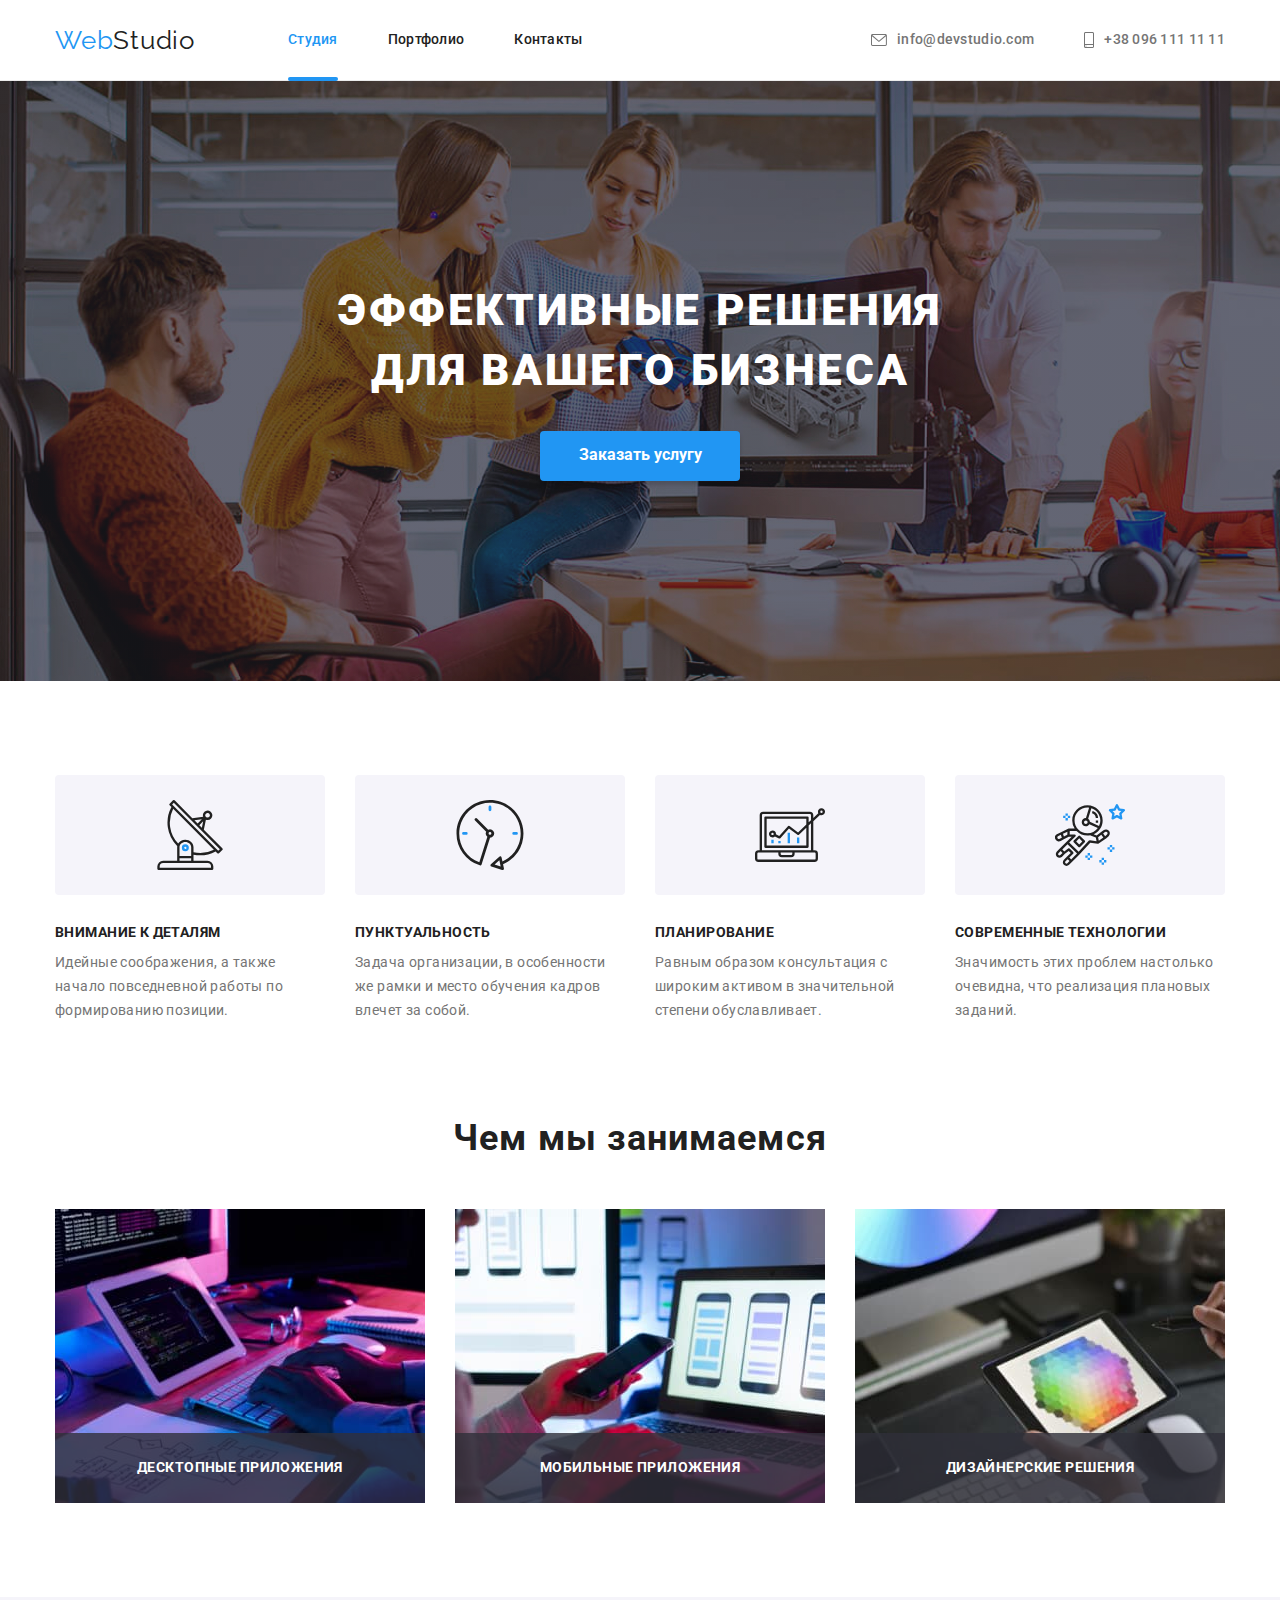
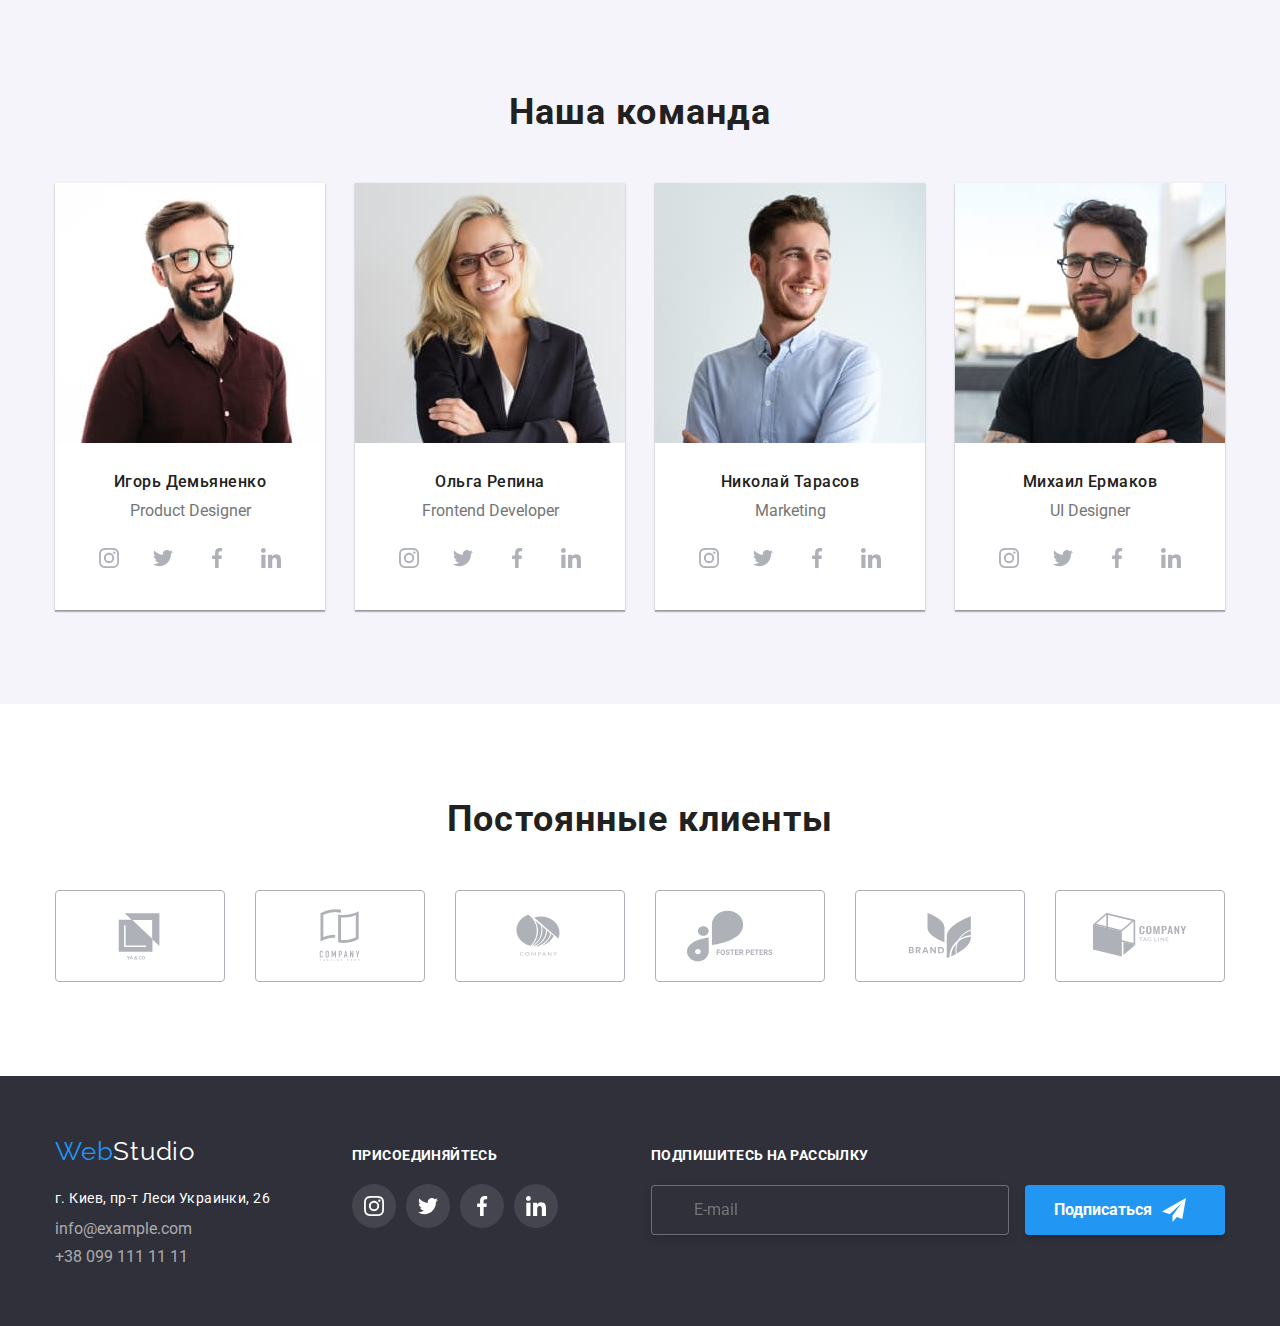
<file: index.html>
<!DOCTYPE html>
<html lang="ru">
  <head>
    <meta charset="UTF-8" />
    <meta http-equiv="X-UA-Compatible" content="IE=edge" />
    <meta name="viewport" content="width=device-width, initial-scale=1.0" />
    <title>Studio</title>
    <link
      href="https://fonts.googleapis.com/css2?family=Raleway:wght@700&family=Roboto:wght@400;500;700;900&display=swap"
      rel="stylesheet"
    />
    <link
      rel="stylesheet"
      href="https://cdnjs.cloudflare.com/ajax/libs/modern-normalize/1.1.0/modern-normalize.min.css"
    />

    <link rel="stylesheet" href="./css/styles.css" />
  </head>
  <body>
    <!-- Header -->

    <header class="page-header">
      <div class="container navigation">
        <!-- Navigation -->

        <nav class="nav">
          <a href="/" class="logo"
            >Web<span class="colortext-main">Studio</span></a
          >
          <ul class="site-nav">
            <li class="nav-item">
              <a href="./index.html" class="nav-link current">Студия</a>
            </li>
            <li class="nav-item">
              <a href="./portfolio.html" class="nav-link">Портфолио</a>
            </li>
            <li class="nav-item"><a href="" class="nav-link">Контакты</a></li>
          </ul>
        </nav>

        <ul class="contacts">
          <li class="contact-item">
            <a href="mailto:info@devstudio.com" class="contact-info mail">
              <div class="contact-section">
                <svg class="icon" width="16px" height="12px">
                  <use href="./images/icons.svg#mail"></use>
                </svg>
                info@devstudio.com
              </div>
            </a>
          </li>
          <li class="contact-item">
            <a href="tel:+38096111111" class="contact-info phone">
              <div class="contact-section">
                <svg class="icon" width="10px" height="16px">
                  <use href="./images/icons.svg#smartphone"></use>
                </svg>
                +38 096 111 11 11
              </div>
            </a>
          </li>
        </ul>
      </div>
    </header>

    <!--  Main content  -->

    <!-- Hero -->

    <main>
      <section class="hero">
        <div class="container">
          <h1 class="hero-title">
            Эффективные решения<br />для вашего бизнеса
          </h1>
          <button type="button" class="hero-button" data-modal-open>
            Заказать услугу
          </button>
        </div>
      </section>

      <!--  Our features  -->

      <section class="section">
        <div class="container">
          <h2 class="section-title visually-hidden">Наши преимущества!</h2>
          <ul class="features">
            <li class="features-item">
              <div class="features-icon">
                <svg class="antenna-icon" width="70" height="70">
                  <use href="./images/icons.svg#antenna"></use>
                </svg>
              </div>
              <h3 class="features-title">Внимание к деталям</h3>
              <p class="features-info">
                Идейные соображения, а также начало повседневной работы по
                формированию позиции.
              </p>
            </li>
            <li class="features-item">
              <div class="features-icon">
                <svg class="clock-icon" width="70" height="70">
                  <use href="./images/icons.svg#clock"></use>
                </svg>
              </div>
              <h3 class="features-title">Пунктуальность</h3>
              <p class="features-info">
                Задача организации, в особенности же рамки и место обучения
                кадров влечет за собой.
              </p>
            </li>
            <li class="features-item">
              <div class="features-icon">
                <svg class="diagram-icon" width="70" height="70">
                  <use href="./images/icons.svg#diagram"></use>
                </svg>
              </div>
              <h3 class="features-title">Планирование</h3>
              <p class="features-info">
                Равным образом консультация с широким активом в значительной
                степени обуславливает.
              </p>
            </li>
            <li class="features-item">
              <div class="features-icon">
                <svg class="astronaut-icon" width="70" height="70">
                  <use href="./images/icons.svg#astronaut"></use>
                </svg>
              </div>
              <h3 class="features-title">Современные технологии</h3>
              <p class="features-info">
                Значимость этих проблем настолько очевидна, что реализация
                плановых заданий.
              </p>
            </li>
          </ul>
        </div>
      </section>

      <!-- About us -->

      <section class="section secondary">
        <div class="container">
          <h2 class="section-title">Чем мы занимаемся</h2>
          <ul class="about">
            <li class="about-item">
              <img
                src="./images/box1.jpg"
                alt="сотрудник за компьютером"
                width="370"
                height="294"
              />
              <h3 class="about-title">Десктопные приложения</h3>
            </li>
            <li class="about-item">
              <img
                src="./images/box2.jpg"
                alt="сотрудник с телефоном за компьютером"
                width="370"
                height="294"
              />
              <h3 class="about-title">Мобильные приложения</h3>
            </li>
            <li class="about-item">
              <img
                src="./images/box3.jpg"
                alt="сотрудник с планшетом за компьютером"
                width="370"
                height="294"
              />
              <h3 class="about-title">Дизайнерские решения</h3>
            </li>
          </ul>
        </div>
      </section>

      <!--  Our team  -->

      <section class="section around">
        <div class="container">
          <h2 class="section-title">Наша команда</h2>
          <ul class="team">
            <li class="team-card">
              <article>
                <div class="team-tumb">
                  <img
                    src="./images/team1.jpg"
                    alt="фото product-дизайнера"
                    width="270"
                    height="260"
                  />
                </div>

                <div class="team-content">
                  <h3 class="team-title">Игорь Демьяненко</h3>
                  <p class="team-info">Product Designer</p>
                  <ul class="social-items">
                    <li class="social-item">
                      <a href="https://www.instagram.com" class="social-link">
                        <svg width="20" height="20">
                          <use href="./images/icons.svg#instagram"></use>
                        </svg>
                      </a>
                    </li>
                    <li class="social-item">
                      <a href="https://www.twitter.com" class="social-link">
                        <svg width="20" height="20">
                          <use href="./images/icons.svg#twitter"></use>
                        </svg>
                      </a>
                    </li>
                    <li class="social-item">
                      <a href="https://www.facebook.com" class="social-link">
                        <svg width="20" height="20">
                          <use href="./images/icons.svg#facebook"></use>
                        </svg>
                      </a>
                    </li>
                    <li class="social-item">
                      <a href="https://www.linkedin.com" class="social-link">
                        <svg width="20" height="20">
                          <use href="./images/icons.svg#linkedin"></use>
                        </svg>
                      </a>
                    </li>
                  </ul>
                </div>
              </article>
            </li>

            <li class="team-card">
              <article>
                <div class="team-tumb">
                  <img
                    src="./images/team2.jpg"
                    alt="фото product-дизайнера"
                    width="270"
                    height="260"
                  />
                </div>

                <div class="team-content">
                  <h3 class="team-title">Ольга Репина</h3>
                  <p class="team-info">Frontend Developer</p>
                  <ul class="social-items">
                    <li class="social-item">
                      <a href="https://www.instagram.com" class="social-link">
                        <svg class="insta" width="20" height="20">
                          <use href="./images/icons.svg#instagram"></use>
                        </svg>
                      </a>
                    </li>
                    <li class="social-item">
                      <a href="https://www.twitter.com" class="social-link">
                        <svg class="" width="20" height="20">
                          <use href="./images/icons.svg#twitter"></use>
                        </svg>
                      </a>
                    </li>
                    <li class="social-item">
                      <a href="https://www.facebook.com" class="social-link">
                        <svg class="" width="20" height="20">
                          <use href="./images/icons.svg#facebook"></use>
                        </svg>
                      </a>
                    </li>
                    <li class="social-item">
                      <a href="https://www.linkedin.com" class="social-link">
                        <svg class="" width="20" height="20">
                          <use href="./images/icons.svg#linkedin"></use>
                        </svg>
                      </a>
                    </li>
                  </ul>
                </div>
              </article>
            </li>

            <li class="team-card">
              <article>
                <div class="team-tumb">
                  <img
                    src="./images/team3.jpg"
                    alt="фото product-дизайнера"
                    width="270"
                    height="260"
                  />
                </div>

                <div class="team-content">
                  <h3 class="team-title">Николай Тарасов</h3>
                  <p class="team-info">Marketing</p>
                  <ul class="social-items">
                    <li class="social-item">
                      <a href="https://www.instagram.com" class="social-link">
                        <svg class="insta" width="20" height="20">
                          <use href="./images/icons.svg#instagram"></use>
                        </svg>
                      </a>
                    </li>
                    <li class="social-item">
                      <a href="https://www.twitter.com" class="social-link">
                        <svg class="" width="20" height="20">
                          <use href="./images/icons.svg#twitter"></use>
                        </svg>
                      </a>
                    </li>
                    <li class="social-item">
                      <a href="https://www.facebook.com" class="social-link">
                        <svg class="" width="20" height="20">
                          <use href="./images/icons.svg#facebook"></use>
                        </svg>
                      </a>
                    </li>
                    <li class="social-item">
                      <a href="https://www.linkedin.com" class="social-link">
                        <svg class="" width="20" height="20">
                          <use href="./images/icons.svg#linkedin"></use>
                        </svg>
                      </a>
                    </li>
                  </ul>
                </div>
              </article>
            </li>

            <li class="team-card">
              <article>
                <div class="team-tumb">
                  <img
                    src="./images/team4.jpg"
                    alt="фото product-дизайнера"
                    width="270"
                    height="260"
                  />
                </div>

                <div class="team-content">
                  <h3 class="team-title">Михаил Ермаков</h3>
                  <p class="team-info">UI Designer</p>
                  <ul class="social-items">
                    <li class="social-item">
                      <a href="https://www.instagram.com" class="social-link">
                        <svg class="" width="20" height="20">
                          <use href="./images/icons.svg#instagram"></use>
                        </svg>
                      </a>
                    </li>
                    <li class="social-item">
                      <a href="https://www.twitter.com" class="social-link">
                        <svg class="" width="20" height="20">
                          <use href="./images/icons.svg#twitter"></use>
                        </svg>
                      </a>
                    </li>
                    <li class="social-item">
                      <a href="https://www.facebook.com" class="social-link">
                        <svg class="" width="20" height="20">
                          <use href="./images/icons.svg#facebook"></use>
                        </svg>
                      </a>
                    </li>
                    <li class="social-item">
                      <a href="https://www.linkedin.com" class="social-link">
                        <svg class="" width="20" height="20">
                          <use href="./images/icons.svg#linkedin"></use>
                        </svg>
                      </a>
                    </li>
                  </ul>
                </div>
              </article>
            </li>
          </ul>
        </div>
      </section>

      <!-- Our clients -->

      <section class="section">
        <div class="container">
          <h2 class="section-title">Постоянные клиенты</h2>
          <ul class="client-list">
            <li class="client-item">
              <a href="#" class="client-link">
                <svg class="client" width="106" height="60">
                  <use href="images/icons.svg#client1"></use>
                </svg>
              </a>
            </li>

            <li class="client-item">
              <a href="#" class="client-link">
                <svg class="client" width="106" height="60">
                  <use href="images/icons.svg#client2"></use>
                </svg>
              </a>
            </li>

            <li class="client-item">
              <a href="#" class="client-link">
                <svg class="client" width="106" height="60">
                  <use href="images/icons.svg#client3"></use>
                </svg>
              </a>
            </li>

            <li class="client-item">
              <a href="#" class="client-link">
                <svg class="client" width="106" height="60">
                  <use href="images/icons.svg#client4"></use>
                </svg>
              </a>
            </li>

            <li class="client-item">
              <a href="#" class="client-link">
                <svg class="client" width="106" height="60">
                  <use href="images/icons.svg#client5"></use>
                </svg>
              </a>
            </li>

            <li class="client-item">
              <a href="#" class="client-link">
                <svg class="client" width="106" height="60">
                  <use href="images/icons.svg#client6"></use>
                </svg>
              </a>
            </li>
          </ul>
        </div>
      </section>
    </main>

    <!--  Footer  -->

    <footer class="page-footer">
      <div class="container footer">
        <div class="address-list">
          <a href="/" class="logo"
            >Web<span class="colortext-accent">Studio</span></a
          >

          <!-- Address -->

          <address class="address">
            <ul class="address-items">
              <li class="address-item">
                <a
                  href="https://goo.gl/maps/kMmwReeBVjx7soe19"
                  class="address-main"
                  >г. Киев, пр-т Леси Украинки, 26</a
                >
              </li>
              <li class="address-item">
                <a href="mailto:info@example.com" class="address-sub"
                  >info@example.com
                </a>
              </li>
              <li class="address-item">
                <a href="tel:+38099111111" class="address-sub"
                  >+38 099 111 11 11
                </a>
              </li>
            </ul>
          </address>
        </div>

        <div class="network">
          <h3 class="network-title">Присоединяйтесь</h3>
          <ul class="network-items">
            <li class="network-item">
              <a href="https://www.instagram.com/" class="network-link">
                <svg width="20" height="20">
                  <use href="./images/icons.svg#instagram"></use>
                </svg>
              </a>
            </li>
            <li class="network-item">
              <a href="https://www.twitter.com/" class="network-link">
                <svg width="20" height="20">
                  <use href="./images/icons.svg#twitter"></use>
                </svg>
              </a>
            </li>
            <li class="network-item">
              <a href="https://www.facebook.com/" class="network-link">
                <svg width="20" height="20">
                  <use href="./images/icons.svg#facebook"></use>
                </svg>
              </a>
            </li>
            <li class="network-item">
              <a
                href="https://www.linkedin.com/https://www.instagram.comhttps://www.twitter.com"
                class="network-link"
              >
                <svg width="20" height="20">
                  <use href="./images/icons.svg#linkedin"></use>
                </svg>
              </a>
            </li>
          </ul>
        </div>

        <!-- Footer-Form -->

        <form class="footer-form">
          <b class="footer-form-title">Подпишитесь на рассылку</b>
          <div class="footer-form-field">
            <div class="footer-form-input">
              <label class="footer-label" for="footer-email"></label>
              <input
                class="inner-footer-input"
                type="email"
                name="footer-email"
                id="footer-email"
                placeholder="E-mail"
              />
              <button class="footer-submit-button" type="submit">
                Подписаться
              </button>
            </div>
          </div>
        </form>
      </div>
    </footer>

    <!-- Modal -->

    <div class="backdrop is-hidden" data-modal>
      <div class="modal">
        <button type="button" class="modal-close-button" data-modal-close>
          <svg class="modal-close-icon">
            <use href="./images/icons.svg#close-black"></use>
          </svg>
        </button>

        <form class="modal-form">
          <b class="form-title">Оставьте свои данные, мы вам перезвоним</b>

          <div class="form-field">
            <label class="form-label" for="name">Имя</label>
            <input class="form-input" type="text" name="name" id="name" />
            <svg class="input-icon" width="18" height="18">
              <use href="./images/icons.svg#person"></use>
            </svg>
          </div>

          <div class="form-field">
            <label class="form-label" for="telephone">Телефон</label>
            <input
              class="form-input"
              type="tel"
              name="telephone"
              id="telephone"
            />
            <svg class="input-icon" width="18" height="18">
              <use href="./images/icons.svg#telephone"></use>
            </svg>
          </div>

          <div class="form-field">
            <label class="form-label" for="email">Почта</label>
            <input class="form-input" type="email" name="email" id="email" />
            <svg class="input-icon" width="18" height="18">
              <use href="./images/icons.svg#email"></use>
            </svg>
          </div>

          <div class="form-field text-field">
            <label class="form-label" for="comment">Комментарий</label>
            <textarea
              class="form-textarea"
              name="commentary"
              id="comment"
              placeholder="Введите текст"
              rows="5"
            ></textarea>
          </div>

          <div class="check-form-field">
            <label class="checkbox-label" for="terms">
              <input
                class="form-checkbox visually-hidden"
                type="checkbox"
                name="terms"
                id="terms"
              />
              <span class="check-icon"></span>Соглашаюсь с рассылкой и
              принимаю<a class="terms-link" href="#"> Условия договора</a>
            </label>
          </div>
          <button class="submit-button" type="submit">Отправить</button>
        </form>
      </div>
    </div>
    <script src="./js/modal.js"></script>
  </body>
</html>
<!-- <button class="footer-submit-button" type="submit"> -->
<!-- Подписаться
    <div class="footer-submit-icon">
      <svg width="24" height="24">
        <use href="./images/icons.svg#icon-send"></use>
      </svg>
    </div>
  </button> -->
</file>
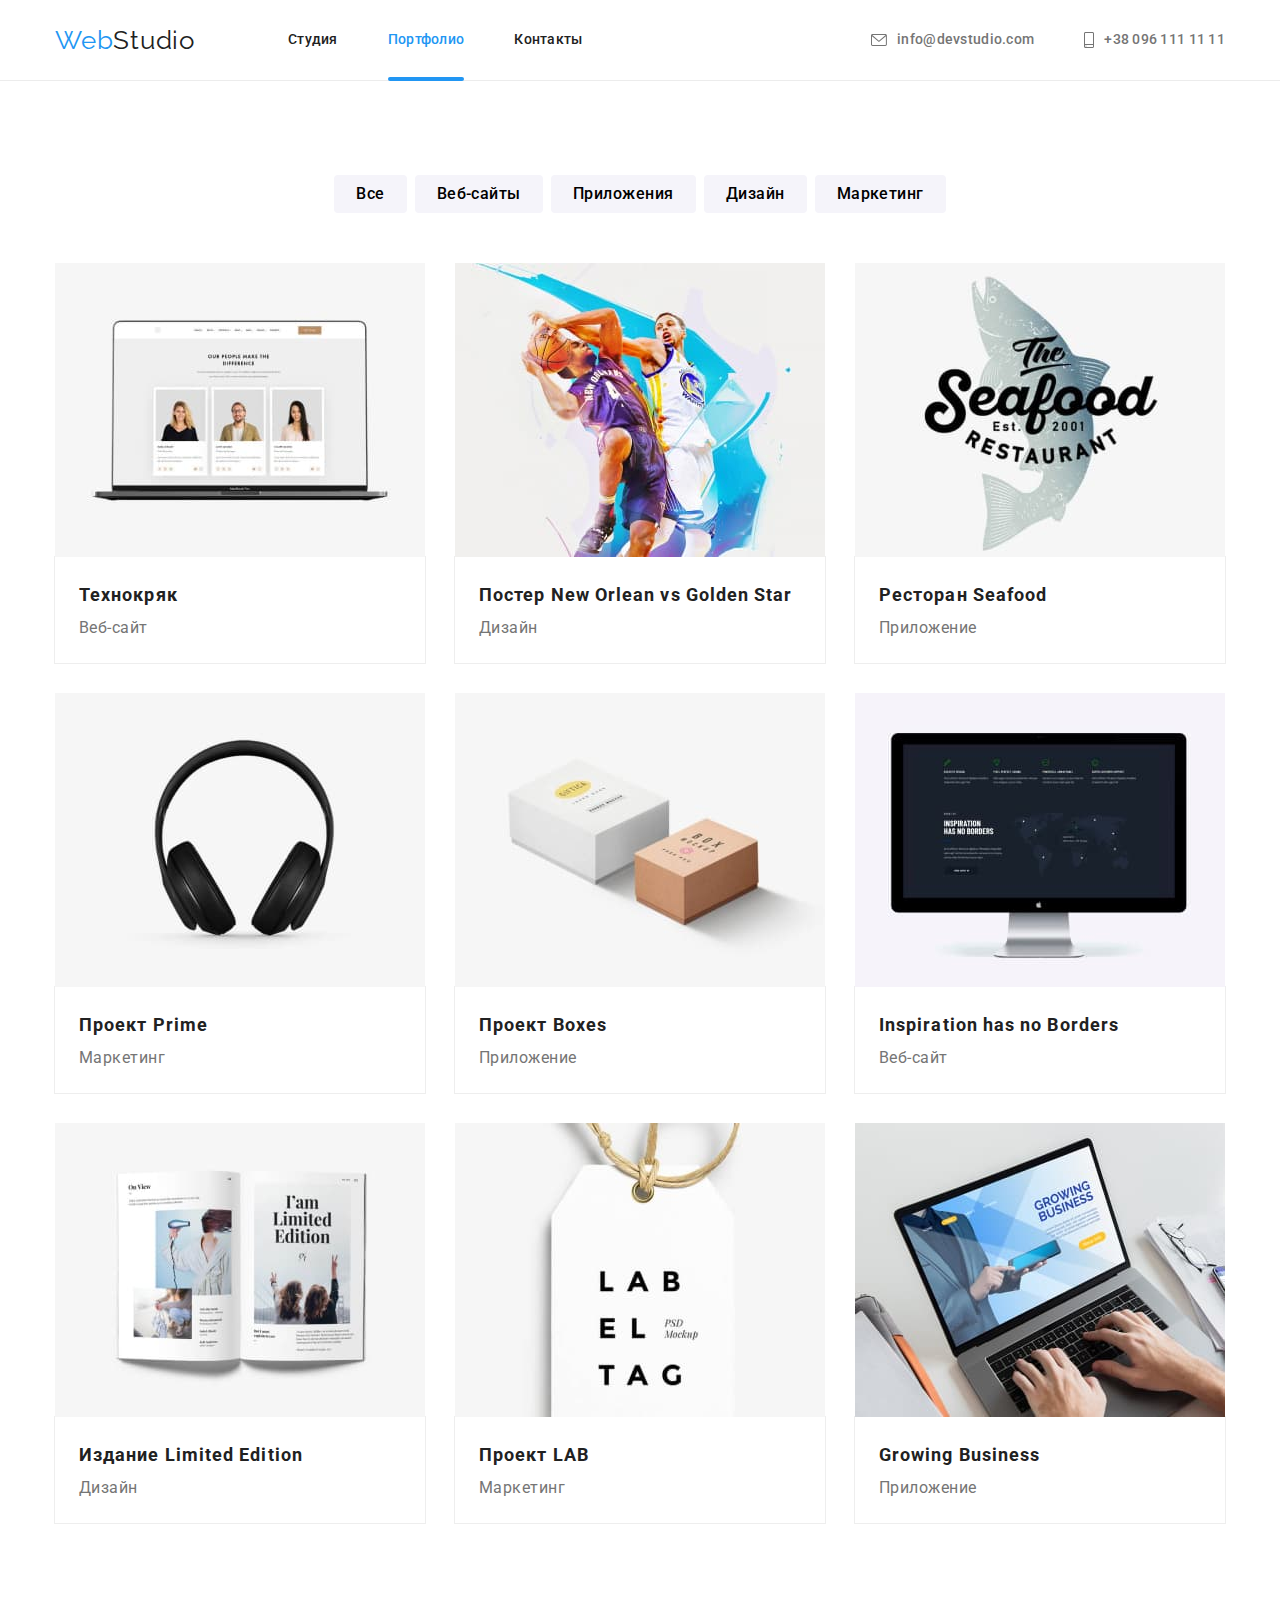
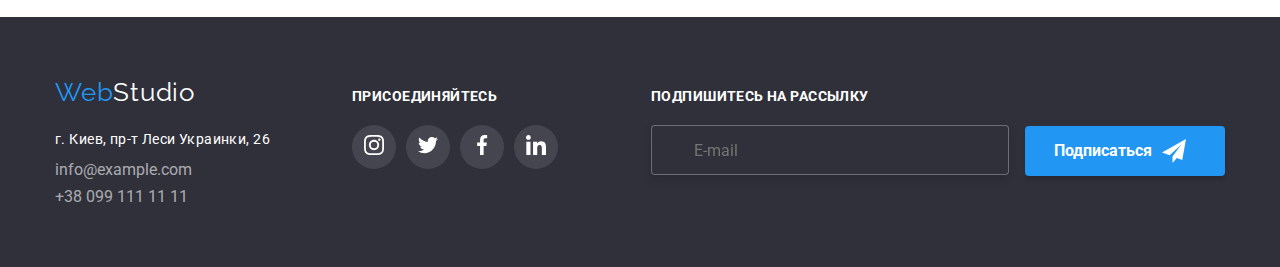
<file: portfolio.html>
<!DOCTYPE html>
<html lang="ru">
  <head>
    <meta charset="UTF-8" />
    <meta http-equiv="X-UA-Compatible" content="IE=edge" />
    <meta name="viewport" content="width=device-width, initial-scale=1.0" />
    <title>Portfolio</title>
    <link
      href="https://fonts.googleapis.com/css2?family=Raleway:wght@700&family=Roboto:wght@400;500;700;900&display=swap"
      rel="stylesheet"
    />
    <link
      rel="stylesheet"
      href="https://cdnjs.cloudflare.com/ajax/libs/modern-normalize/1.1.0/modern-normalize.min.css"
    />

    <link rel="stylesheet" href="./css/styles.css" />
  </head>
  <body>
    <!--  Header  -->

    <header class="page-header">
      <div class="container navigation">
        <!-- Navigation -->

        <nav class="nav">
          <a href="/" class="logo"
            >Web<span class="colortext-main">Studio</span></a
          >
          <ul class="site-nav">
            <li class="nav-item">
              <a href="./index.html" class="nav-link">Студия</a>
            </li>
            <li class="nav-item">
              <a href="./portfolio.html" class="nav-link current">Портфолио</a>
            </li>
            <li class="nav-item"><a href="" class="nav-link">Контакты</a></li>
          </ul>
        </nav>
        <ul class="contacts">
          <li class="contact-item">
            <a href="mailto:info@devstudio.com" class="contact-info mail">
              <div class="contact-section">
                <svg class="icon" width="16px" height="12px">
                  <use href="./images/icons.svg#mail"></use>
                </svg>
                info@devstudio.com
              </div>
            </a>
          </li>
          <li class="contact-item">
            <a href="tel:+38096111111" class="contact-info phone">
              <div class="contact-section">
                <svg class="icon" width="10px" height="16px">
                  <use href="./images/icons.svg#smartphone"></use>
                </svg>
                +38 096 111 11 11
              </div>
            </a>
          </li>
        </ul>
      </div>
    </header>

    <!-- Main content -->

    <main>
      <section class="section">
        <div class="container">
          <h1 class="section-title visually-hidden">Наши проекты</h1>

          <!--  Filter  -->

          <ul class="filter">
            <li class="filter-item">
              <button type="button" class="filter-button">Все</button>
            </li>
            <li class="filter-item">
              <button type="button" class="filter-button">Веб-сайты</button>
            </li>
            <li class="filter-item">
              <button type="button" class="filter-button">Приложения</button>
            </li>
            <li class="filter-item">
              <button type="button" class="filter-button">Дизайн</button>
            </li>
            <li class="filter-item">
              <button type="button" class="filter-button">Маркетинг</button>
            </li>
          </ul>

          <!--  Our projects  -->

          <ul class="project">
            <li class="project-item">
              <article class="card">
                <a href="#" class="project-link">
                  <div class="card-thumb">
                    <img
                      src="./images/project1.jpg"
                      alt="Сайт проекта технокряк. Члены команды проекта."
                      width="370"
                      height="294"
                    />
                    <div class="card-overlay">
                      <p class="overlay-info">
                        Ресурс предлагает комплексные предложения с разным
                        уровнем функционала и сервисов. Все это позволит
                        посетителю получить исчерпывающие сведения о компании
                        или частном лице.
                      </p>
                    </div>
                  </div>
                  <div class="card-content">
                    <h2 class="project-title">Технокряк</h2>
                    <p class="project-info">Веб-сайт</p>
                  </div>
                </a>
              </article>
            </li>

            <li class="project-item">
              <article class="card">
                <a href="#" class="project-link">
                  <div class="card-thumb">
                    <img
                      src="./images/project2.jpg"
                      alt="Постер баскетбольных команд New Orleans и Golden Star."
                      width="370"
                      height="294"
                    />
                    <div class="card-overlay">
                      <p class="overlay-info">
                        Ресурс предлагает комплексные предложения с разным
                        уровнем функционала и сервисов. Все это позволит
                        посетителю получить исчерпывающие сведения о компании
                        или частном лице.
                      </p>
                    </div>
                  </div>
                  <div class="card-content">
                    <h2 class="project-title">
                      Постер New Orlean vs Golden Star
                    </h2>
                    <p class="project-info">Дизайн</p>
                  </div>
                </a>
              </article>
            </li>
            <li class="project-item">
              <article class="card">
                <a href="#" class="project-link">
                  <div class="card-thumb">
                    <img
                      src="./images/project3.jpg"
                      alt="Приложение ресторна Seafood. Логотип в виде рыбы с названием ресторана."
                      width="370"
                      height="294"
                    />
                    <div class="card-overlay">
                      <p class="overlay-info">
                        Ресурс предлагает комплексные предложения с разным
                        уровнем функционала и сервисов. Все это позволит
                        посетителю получить исчерпывающие сведения о компании
                        или частном лице.
                      </p>
                    </div>
                  </div>
                  <div class="card-content">
                    <h2 class="project-title">Ресторан Seafood</h2>
                    <p class="project-info">Приложение</p>
                  </div>
                </a>
              </article>
            </li>

            <li class="project-item">
              <article class="card">
                <a href="#" class="project-link">
                  <div class="card-thumb">
                    <img
                      src="./images/project4.jpg"
                      alt="Проект Prime. Черные накладные наушники."
                      width="370"
                      height="294"
                    />
                    <div class="card-overlay">
                      <p class="overlay-info">
                        Ресурс предлагает комплексные предложения с разным
                        уровнем функционала и сервисов. Все это позволит
                        посетителю получить исчерпывающие сведения о компании
                        или частном лице.
                      </p>
                    </div>
                  </div>
                  <div class="card-content">
                    <h2 class="project-title">Проект Prime</h2>
                    <p class="project-info">Маркетинг</p>
                  </div>
                </a>
              </article>
            </li>

            <li class="project-item">
              <article class="card">
                <a href="#" class="project-link">
                  <div class="card-thumb">
                    <img
                      src="./images/project5.jpg"
                      alt="Проект Boxes. Две небольшие коробки."
                      width="370"
                      height="294"
                    />
                    <div class="card-overlay">
                      <p class="overlay-info">
                        Ресурс предлагает комплексные предложения с разным
                        уровнем функционала и сервисов. Все это позволит
                        посетителю получить исчерпывающие сведения о компании
                        или частном лице.
                      </p>
                    </div>
                  </div>
                  <div class="card-content">
                    <h2 class="project-title">Проект Boxes</h2>
                    <p class="project-info">Приложение</p>
                  </div>
                </a>
              </article>
            </li>

            <li class="project-item">
              <article class="card">
                <a href="#" class="project-link">
                  <div class="card-thumb">
                    <img
                      src="./images/project6.jpg"
                      alt="Веб-сайт Inspiration has no Borders. Страница сайта в темном дизайне."
                      width="370"
                      height="294"
                    />
                    <div class="card-overlay">
                      <p class="overlay-info">
                        Ресурс предлагает комплексные предложения с разным
                        уровнем функционала и сервисов. Все это позволит
                        посетителю получить исчерпывающие сведения о компании
                        или частном лице.
                      </p>
                    </div>
                  </div>
                  <div class="card-content">
                    <h2 class="project-title">Inspiration has no Borders</h2>
                    <p class="project-info">Веб-сайт</p>
                  </div>
                </a>
              </article>
            </li>

            <li class="project-item">
              <article class="card">
                <a href="#" class="project-link">
                  <div class="card-thumb">
                    <img
                      src="./images/project7.jpg"
                      alt="Издание Limited Edition. Разворот глянцевого журнала."
                      width="370"
                      height="294"
                    />
                    <div class="card-overlay">
                      <p class="overlay-info">
                        Ресурс предлагает комплексные предложения с разным
                        уровнем функционала и сервисов. Все это позволит
                        посетителю получить исчерпывающие сведения о компании
                        или частном лице.
                      </p>
                    </div>
                  </div>
                  <div class="card-content">
                    <h2 class="project-title">Издание Limited Edition</h2>
                    <p class="project-info">Дизайн</p>
                  </div>
                </a>
              </article>
            </li>
            <li class="project-item">
              <article class="card">
                <a href="#" class="project-link">
                  <div class="card-thumb">
                    <img
                      src="./images/project8.jpg"
                      alt="Проект LAB. Бирка с названием проекта."
                      width="370"
                      height="294"
                    />
                    <div class="card-overlay">
                      <p class="overlay-info">
                        Ресурс предлагает комплексные предложения с разным
                        уровнем функционала и сервисов. Все это позволит
                        посетителю получить исчерпывающие сведения о компании
                        или частном лице.
                      </p>
                    </div>
                  </div>
                  <div class="card-content">
                    <h2 class="project-title">Проект LAB</h2>
                    <p class="project-info">Маркетинг</p>
                  </div>
                </a>
              </article>
            </li>
            <li class="project-item">
              <article class="card">
                <a href="#" class="project-link">
                  <div class="card-thumb">
                    <img
                      src="./images/project9.jpg"
                      alt="Приложение Growing Business. Изображение главной страницы сайта."
                      width="370"
                      height="294"
                    />
                    <div class="card-overlay">
                      <p class="overlay-info">
                        Ресурс предлагает комплексные предложения с разным
                        уровнем функционала и сервисов. Все это позволит
                        посетителю получить исчерпывающие сведения о компании
                        или частном лице.
                      </p>
                    </div>
                  </div>
                  <div class="card-content">
                    <h2 class="project-title">Growing Business</h2>
                    <p class="project-info">Приложение</p>
                  </div>
                </a>
              </article>
            </li>
          </ul>
        </div>
      </section>
    </main>

    <!--  Footer  -->

    <footer class="page-footer">
      <div class="container footer">
        <div class="address-list">
          <a href="/" class="logo"
            >Web<span class="colortext-accent">Studio</span></a
          >

          <!-- Address -->

          <address class="address">
            <ul class="address-items">
              <li class="address-item">
                <a
                  href="https://goo.gl/maps/kMmwReeBVjx7soe19"
                  class="address-main"
                  >г. Киев, пр-т Леси Украинки, 26</a
                >
              </li>
              <li class="address-item">
                <a href="mailto:info@example.com" class="address-sub"
                  >info@example.com</a
                >
              </li>
              <li class="address-item">
                <a href="tel:+38099111111" class="address-sub"
                  >+38 099 111 11 11</a
                >
              </li>
            </ul>
          </address>
        </div>

        <div class="network">
          <h3 class="network-title">Присоединяйтесь</h3>
          <ul class="network-items">
            <li class="network-item">
              <a href="" class="network-link">
                <div class="network-icon">
                  <svg class="" width="20" height="20">
                    <use href="./images/icons.svg#instagram"></use>
                  </svg>
                </div>
              </a>
            </li>
            <li class="network-item">
              <a href="" class="network-link">
                <div class="network-icon">
                  <svg class="" width="20" height="20">
                    <use href="./images/icons.svg#twitter"></use>
                  </svg>
                </div>
              </a>
            </li>
            <li class="network-item">
              <a href="" class="network-link">
                <div class="network-icon">
                  <svg class="" width="20" height="20">
                    <use href="./images/icons.svg#facebook"></use>
                  </svg>
                </div>
              </a>
            </li>
            <li class="network-item">
              <a href="" class="network-link">
                <div class="network-icon">
                  <svg class="" width="20" height="20">
                    <use href="./images/icons.svg#linkedin"></use>
                  </svg>
                </div>
              </a>
            </li>
          </ul>
        </div>
        <form class="footer-form">
          <b class="footer-form-title">Подпишитесь на рассылку</b>
          <div class="footer-form-field">
            <div class="footer-form-input">
              <label class="footer-label" for="footer-email"></label>
              <input
                class="inner-footer-input"
                type="email"
                name="footer-email"
                id="footer-email"
                placeholder="E-mail"
              />
              <button class="footer-submit-button" type="submit">
                Подписаться
              </button>
            </div>
          </div>
        </form>
      </div>
    </footer>
  </body>
</html>
</file>
<file: css/styles.css>
:root {
  --header-border-color: #ececec;
  --primary-text-color: #757575;
  --title-text-color: #212121;
  --accent-color: #2196f3;
  --primary-bg-color: #ffffff;
  --primary-white-color: #ffffff;
  --accent-logo-color: #2196f3;
  --accent-bg-color: #2f303a;
  --button-color: #f5f4fa;
  --team-bg-color: #f5f4fa;
  --features-icon-color: #f5f4fa;
  --card-gap: 30px;
  --project-card-border: #eeeeee;
  --primary-icon-color: #AFB1B8;
  --header-border: 1px;
  --timing-function: cubic-bezier(0.4, 0, 0.2, 1)
}
html {
  box-sizing: border-box;
}

body {
  margin: 0;
  color: var(--primary-text-color);
  background-color: var(--primary-bg-color);
  font-family: Roboto, Verdana, Geneva, Tahoma, sans-serif;
}

img {
  display: block;
  width: 100%;
  height: auto;
}

ul {
  list-style: none;
  padding: 0;
  margin: 0;
}
h1,
h2,
h3,
p {
  margin: 0;
}

.visually-hidden {
  position: absolute;
  width: 1px;
  height: 1px;
  margin: -1px;
  border: 0;
  padding: 0;
  white-space: nowrap;
  clip-path: inset(100%);
  clip: rect(0 0 0 0);
  overflow: hidden;
}

.container {
  width: 1200px;

  padding-right: 15px;
  padding-left: 15px;
  margin-left: auto;
  margin-right: auto;
}

/* Header */

.page-header {
  display: flex;
  align-items: center;
  border-bottom: var(--header-border) solid var(--header-border-color);
}

/* Logo */

.logo {
  font-family: Raleway, sans-serif;
  font-size: 26px;
  line-height: 1.19;
  letter-spacing: 0.03em;
  text-decoration: none;

  color: var(--accent-color);
}

.colortext-main {
  color: var(--title-text-color);
}
.colortext-accent {
  color: var(--primary-white-color);
}
/* Navigation */

.navigation {
  display: flex;
  align-items: center;
}

.nav {
  display: flex;
  align-items: center;
  text-decoration: none;
}

.site-nav {
  display: flex;
  margin-left: 93px;
}
.site-nav .nav-item + .nav-item {
  margin-left: 50px;
}

.nav-link {
  position: relative;

  display: block;
  padding: 32px 0;

  font-weight: 500;
  font-size: 14px;
  line-height: 1.14;
  letter-spacing: 0.02em;
  text-decoration: none;
  transition: color 250ms var(--timing-function);

  color: var(--title-text-color);
}

.nav-link.current::after {
  position: absolute;
  left: 0;
  
  width: 100%;
  height: 4px;
  content: "";
  bottom: calc(-1 * var(--header-border) );
  background-color: var(--accent-color);
  border-radius: 2px;
}

.nav-link:hover,
.nav-link:focus,
.nav-link.current {
  color: var(--accent-color);
}

/* Contact list */

.contacts {
  display: flex;
  margin-left: auto;
}

.contacts .contact-item + .contact-item {
  margin-left: 50px;
}

.contact-info {
  font-weight: 500;
  font-size: 14px;
  line-height: 1.14;
  letter-spacing: 0.02em;
  text-decoration: none;
  color: var(--primary-text-color);
  fill: var(--primary-text-color);
  transition: 
  color 250ms var(--timing-function),
  fill 250ms var(--timing-function);
}

.contact-info:hover,
.contact-info:focus {
  color: var(--accent-color);
  fill: var(--accent-color);
}

.contact-section {
  display: flex;
  align-items: center;
}
.icon {

  margin-right: 10px;
}
/* Main */

/* Hero */

.hero {
  max-width: 1600px;
  height: 600px;
  text-align: center;
  padding: 200px 0;
  margin-left: auto;
  margin-right: auto;
  background-position:top left;
  background-size:cover; 
  background-repeat:no-repeat;
  background-color: #c4c4c4;
  background-image: linear-gradient(
      to right,
      rgba(47, 48, 58, 0.4),
      rgba(47, 48, 58, 0.4)
    ),
    url(../images/background.jpg);
}

.hero-title {
  text-transform: uppercase;
  font-weight: 900;
  font-size: 44px;
  line-height: 1.36;
  letter-spacing: 0.06em;

  color: var(--primary-white-color);
}

/* Hero button */

.hero-button {
  margin-top: 30px;
  text-align: center;
  display: inline-block;
  min-width: 200px;

  
  
  font-weight: 700;
  height: 50px;
  border: none;
  border-radius: 4px;
  cursor: pointer;
  box-shadow: 0 4px 4px rgba(0, 0, 0, 0.15);
  background-color: var(--accent-color);
  color: var(--primary-white-color);

  transition: 
  background-color 250ms var(--timing-function),
  box-shadow 250ms var(--timing-function);
}
.hero-button:hover,
.hero-button:focus {
  background-color: #188CE8;
  box-shadow: 0 4px 4px rgba(0, 0, 0, 0.15);
}


/* Common sections */

.section {
  padding: 94px 0;
}

.section.secondary {
  padding-top: 0;
}

.section-title {
  color: var(--title-text-color);
  font-size: 36px;
  line-height: 1.17;
  letter-spacing: 0.03em;
  text-align: center;
  margin-bottom: 50px;
}

/* Our fatures */

.features-title {
  margin-top: 30px;
  text-transform: uppercase;
  font-size: 14px;
  line-height: 1.14;
  letter-spacing: 0.03em;

  color: var(--title-text-color);
}

.features {
  display: flex;
  margin: 0;
}

.features .features-item + .features-item {
  margin-left: 30px;
}

.features-icon {
  display:flex;
  align-items: center;
  justify-content: center;
  background-color:var(--features-icon-color);
  width: 270px;
  height: 120px;
  border-radius: 4px;
  padding: 0;
  
}

.features-info {
  font-size: 14px;
  line-height: 1.71;
  letter-spacing: 0.03em;
  margin-top: 10px;
}

/* About Us  */

.about {
  display: flex;
  justify-content: center;
}

.about .about-item + .about-item {
  margin-left: 30px;
}

.about-item{
  position: relative;
  z-index: -1;
}

.about-title {
  position: absolute;
  display: flex;
  align-items: center;
  justify-content: center;
  bottom: 0;
  left: 0;
  width: 100%;
  height: 70px;

  font-weight: 700;
  font-size: 14px;
  line-height: 1.14;
  letter-spacing: 0.03em;
  text-transform: uppercase;

  background-color: rgba(47, 48, 58, 0.8);
  color: var(--primary-white-color);
}

/*  Our  Team */

.team {
  display: flex;
  margin-left: calc(-1 * var(--card-gap));
}

.section.around {
  background-color: var(--team-bg-color);
}

.team-card {
  flex-basis: calc(100% / 4 - var(--card-gap));
  margin-left: var(--card-gap);

  background-color: var(--primary-white-color);
  box-shadow: 0 2px 1px rgba(0, 0, 0, 0.2), 0 1px 1px rgba(0, 0, 0, 0.14),
    0 1px 3px rgba(0, 0, 0, 0.12);
}

.social-items {
  margin-left: -10px;
  display: flex;
  align-items: center;
  justify-content:center;
}

.social-item {
  margin-left: 10px;
  width: 44px;
  height: 44px;
}

.social-link {
  width: 100%;
  height: 100%;
  display: flex;
  align-items: center;
  justify-content: center;
  border-radius: 50%;
  fill: var(--primary-icon-color);

  transition: 
  fill 250ms var(--timing-function),
  background-color 250ms var(--timing-function);
}

.social-link:hover,
.social-link:focus {
  fill: var(--primary-white-color);
  background-color: var(--accent-color);
}
  
.team-content {
  padding: 30px 0;
}

.team-title {
  color: var(--title-text-color);

  font-weight: 500;
  font-size: 16px;
  line-height: 1.18;
  letter-spacing: 0.03em;
  text-align: center;
  margin-bottom: 10px;
}

.team-info {
  font-weight: 400;
  text-align: center;
  margin-bottom: 16px;
}

/* Our clients */

.client-list {
  display: flex;
  margin-left: calc(-1 * var(--card-gap));
  align-items: center;
  justify-content: center;
  
}

.client-item {
  width: 170px;
  height: 92px;
  margin-left: var(--card-gap);

}

.client-link {
  display: flex;
  align-items: center;
  justify-content: center;
  width: 100%;
  height: 100%;
  display: flex;
  fill: var(--primary-icon-color);
  border: var(--primary-icon-color) 1px solid;
  border-radius: 4px;

  transition: 
  fill 250ms var(--timing-function),
  border 250ms var(--timing-function);

}

.client-link:hover,
.client-link:focus {
  fill: var(--accent-color);
  border: var(--accent-color) 1px solid;
}


/* Filter */

.filter {
  display: flex;
  margin-bottom: 50px;
  justify-content: center;
}

.filter .filter-item + .filter-item {
  margin-left: 8px;
}

.filter-button {
  display: inline-block;
  padding: 6px 22px;
  border: none;
  cursor: pointer;
  border-radius: 4px;

  background-color: var(--button-color);

  font-family: inherit;
  font-weight: 500;
  font-size: 16px;
  line-height: 1.62;
  letter-spacing: 0.03em;

  transition: 
  box-shadow 250ms var(--timing-function),
  background-color 250ms var(--timing-function),
  color 250ms var(--timing-function);
}

.filter-button:hover,
.filter-button:focus {
  box-shadow: 0 2px 2px rgba(0, 0, 0, 0.12), 0 1px 2px rgba(0, 0, 0, 0.08),
    0 3px 1px rgba(0, 0, 0, 0.1);

  background-color: var(--accent-color);
  color: var(--primary-white-color);
}

/* Our projects */

.project-title {
  font-size: 18px;
  line-height: 2;
  letter-spacing: 0.06em;
  color: var(--title-text-color);
}

.project-link {
  text-decoration: none;
}

.project-info {
  font-size: 16px;
  line-height: 1.88;
  letter-spacing: 0.03em;

  color: var(--primary-text-color);
}

/* Card-set */

.project {
  display: flex;
  flex-wrap: wrap;
  margin-right: calc(-1 * var(--card-gap));
  margin-bottom: calc(-1 * var(--card-gap));
}

.project-item {
  flex-basis: calc(100% / 3 - var(--card-gap));
  margin-right: var(--card-gap);
  margin-bottom: var(--card-gap);
}
.project-link {
  display: block;
  transition: 
  box-shadow 250ms var(--timing-function);
}

.project-link:hover,
.project-link:focus {
  box-shadow: 1px 4px 6px rgba(0, 0, 0, 0.16), 0 4px 4px rgba(0, 0, 0, 0.06),
    0 4px 1px rgba(0, 0, 0, 0.12);
}

.card-content {
  padding: 20px 24px;
  outline: 1px solid var(--project-card-border);
}

.card-thumb {
  position: relative;
  overflow:hidden;
}

.card-overlay {
  position: absolute;
  bottom: 0;
  left: 0;
  width: 100%;
  height: 100%;
  background-color: rgba(33, 150, 243, 0.9);
  transform: translateY(101%);
  transition: transform 250ms var(--timing-function);
}

.project-link:hover .card-overlay,
.project-link:focus .card-overlay {
  transform: translateY(0)
}

.overlay-info {
  padding: 63px 24px;
  font-weight: 400;
  font-size: 18px;
  line-height: 1.56;
  letter-spacing: 0.03em;
  color: var(--primary-white-color);
}


/* Footer */
.page-footer {
  background-color: var(--accent-bg-color);
  padding: 60px 0;
}

.container.footer {
  display: flex;
  align-items: baseline;
}

/* Address */
.address.list {
  display: flex;
}

.address-list {
  flex-grow: 1;
}

.address {
  font-style: normal;
  text-decoration: none;
  font-weight: 400;
}

.address-items :first-child {
  margin-top: 20px;
}

.address-item {
  transition: color 250ms var(--timing-function);
}

.address-item:hover,
.address-item:focus {
  color: var(--accent-color);
}

.address-main {
  color: var(--primary-white-color);
  font-size: 14px;
  line-height: 1.71;
  letter-spacing: 0.03em;
  text-decoration: none;
}

.address .address-item + .address-item {
  margin-top: 9px;
}

.address-sub {
  color: rgba(255, 255, 255, 0.6);
  text-decoration: none;

  transition: color 250ms var(--timing-function);
}

.address-sub:hover,
.address-sub:focus {
  color: var(--accent-color);
}

.network-title {
  font-size: 14px;
  font-weight: 700;
  line-height: 1.14;
  letter-spacing: 0.03em;
  text-transform: uppercase;
  color: var(--primary-white-color);
}

.network {
  margin-left: 70px;
}

.network-items {
  display: flex;
  margin-top: 20px;
  }

.network-item {
  width: 44px;
  height: 44px;
}

.network-item+.network-item {
  margin-left: 10px;
}

.network-link {
  width: 100%;
  height: 100%;
  display: flex;
  align-items: center;
  justify-content: center;
  border-radius: 50%;
  background-color: rgba(255, 255, 255, 0.1);
  fill: var(--primary-white-color);

  transition: 
  background-color 250ms var(--timing-function),
  fill 250ms var(--timing-function);
}

.network-link:hover,
.network-link:focus {
  background-color: var(--accent-color);
  fill: var(--primary-white-color);
}

  /* Footer Form */

.footer-form {
  display: inline-block;
  margin-left: 93px;}

.footer-form-field {
  display: flex;
  margin-top: 20px;
}

.footer-form-title {
  text-transform: uppercase;
  margin-bottom: 20px;
  font-size: 14px;
  line-height: 1.14;
  letter-spacing: 0.03em;
  
  color: var(--primary-white-color);
}


.footer-submit-button {

  display: inline-flex;
  align-items: center;
  justify-content: center;

  min-width: 200px;
  height: 50px;
  padding: 0;
  padding-right: 10px;
  margin-left: 12px;

  font-size: 16px;
  line-height: 1.87;
  font-weight: 700;
  border: none;
  border-radius: 4px;
  
  background-color: var(--accent-color);
  color: var(--primary-white-color);
  box-shadow: 0px 4px 4px rgba(0, 0, 0, 0.15);
  
  cursor: pointer;
}

.footer-submit-button::after {
  content: "";
  display: inline-block;
  width: 24px;
  height: 24px;
  margin-left: 10px;
  background-image: url(../images/icon-send.svg);
}



.inner-footer-input {
  padding: 0;
  padding-inline: 42px;
  margin: 0;
  width: 358px;
  height: 50px;
  font: inherit;
  border: 1px solid rgba(255, 255, 255, 0.3);
  background-color: var(--accent-bg-color);
  color: var(--primary-white-color);
  border-radius: 4px;
  filter: drop-shadow(0px 4px 4px rgba(0, 0, 0, 0.15));
  transition: border-color 250ms var(--timing-function);
}

.inner-footer-input:hover,
.inner-footer-input:focus {
  border-color: #2196f3;
  outline: none;
}


/* Если E-mail- это не placeholder */

/* .inner-footer-input:hover + .footer-label,
.inner-footer-input:focus + .footer-label{
  transform: translate(-180%,-50%);
  color: var(--primary-white-color);
}


.footer-label {
  position: absolute;
  top: 50%;
  left: 0;
  transform: translateY(-50%);
  margin-left: 16px;
  transition: transform 250ms var(--timing-function),
  color 250ms var(--timing-function);
  } */

  /* End Footer Form */

/* Modal */

.backdrop {
  position: fixed;

  top: 0;
  left: 0;

  width: 100%;
  height: 100%;

  background-color: rgba(0, 0, 0, 0.2);
  transition: opacity 250ms var(--timing-function);
}

.backdrop.is-hidden {
  opacity: 0;
  pointer-events: none;
}

.backdrop.is-hidden .modal {
  transition: transform 250ms var(--timing-function);
  transform: translate(-50%, -50%) scale(0.5);
}

.modal {
  position: absolute;
  top: 50%;
  left: 50%;
  width: 528px;
  min-height: 581px;

  background-color: var(--primary-white-color);

  transition: transform 250ms var(--timing-function);
  transform: translate(-50%, -50%) scale(1);
}

.modal-close-button {
  position: absolute;

  top: 8px;
  right: 8px;
  width: 30px;
  height: 30px;

  border-radius: 50%;
  background-color: var(--primary-white-color);
  border: 1px solid rgba(0, 0, 0, 0.1);
  transition: fill 250ms var(--timing-function);
  
  cursor: pointer;
}

.modal-close-button:hover {
  fill: var(--accent-color);
}

.modal-close-icon {
  display: flex;
  width: 14px;
  height: 14px;
}

/* Modal form */

.modal-form {
  width: 528px;
  margin-left: auto;
  margin-right: auto;
  padding: 40px;
}

.form-title {
  display: block;
  margin-bottom: 12px;

  font-size: 20px;
  line-height: 1.15;
  text-align: center;
  letter-spacing: 0.03em;

  color: var(--title-text-color);
}

.form-field {
  position: relative;
  display: flex;
  flex-direction: column;
  
}

.form-field + .form-field {
  margin-top: 10px;
}

.form-label {
  margin-bottom: 4px;

  font-size: 12px;
  line-height: 1.17;
  letter-spacing: 0.01em;

  color: var(--primary-text-color);
}


.form-input {
  padding: 0 42px;
  display: inline-block;
  height: 40px;
  width: 100%;
  border: 1px solid rgba(33, 33, 33, 0.2);
  border-radius: 4px;

  transition: border-color 250ms var(--timing-function);
}

.form-input:hover,
.form-input:focus {
  outline: none;
  border-color: var(--accent-color);
}

.input-icon {
  position: absolute;
  display: flex;
  top: 50%;
  left: 12px;

  transition: fill 250ms var(--timing-function)
}

.input-icon:hover,
.input-icon:focus {
  fill: var(--accent-color)
}

.form-input:hover ~ .input-icon,
.form-input:focus ~ .input-icon {
  fill: var(--accent-color)
}

.text-field{
  margin-bottom: 20px;
}

.form-textarea {
  resize: none;
  padding: 12px 16px;
  border: 1px solid rgba(33, 33, 33, 0.2);
  border-radius: 4px;
  font-size: 12px;
  line-height: 1.17;
  letter-spacing: 0.01em;
  height: 120px;
  
  transition: border-color 250ms var(--timing-function) ;
}

.form-textarea:hover,
.form-textarea:focus {
  outline: none;
  border-color: var(--accent-color);
}

.form-textarea::placeholder {
  font-size: 12px;
  line-height: 1.17;
  letter-spacing: 0.01em;
  color: rgba(117, 117, 117, 0.5);
}


.check-form-field {
  margin-bottom: 30px;
}

.form-checkbox:checked + .check-icon {
  background-image: url(../images/icon-check.svg);
  background-position: center;
  background-repeat: no-repeat;
  background-color: var(--accent-color);
  background-origin: border-box;
  border-color: var(--accent-color);

}

.check-icon {
  display: inline-block;
  width: 16px;
  height: 15px;
  border: 2px solid var(--title-text-color);
  border-radius: 2px;
  margin-right: 7px;
}


.checkbox-label {
  display: flex;
  align-items: center;
  justify-content: center;
  font-size: 14px;
  line-height: 1.71;
}

.terms-link {
  color: rgba(33, 150, 243, 1);
}


.submit-button {
  display: flex;
  min-width: 200px;
  height: 50px;
  align-items: center;
  justify-content: center;
  text-align: center;
  padding: 0;
  margin: 0 auto;

  font-weight: 700;
  font-size: 16px;
  line-height: 1.87;
  letter-spacing: 0.06em;
  cursor: pointer;

  border: none;
  border-radius: 4px;
  cursor: pointer;
  box-shadow: 0 4px 4px rgba(0, 0, 0, 0.15);
  background-color: var(--accent-color);
  color: var(--primary-white-color);

  transition: background-color 250ms var(--timing-function),
    box-shadow 250ms var(--timing-function);
}

.submit-button:hover,
.submit-button:focus {
  background-color: #188CE8;
  box-shadow: 0 4px 4px rgba(0, 0, 0, 0.15);

}
</file>
